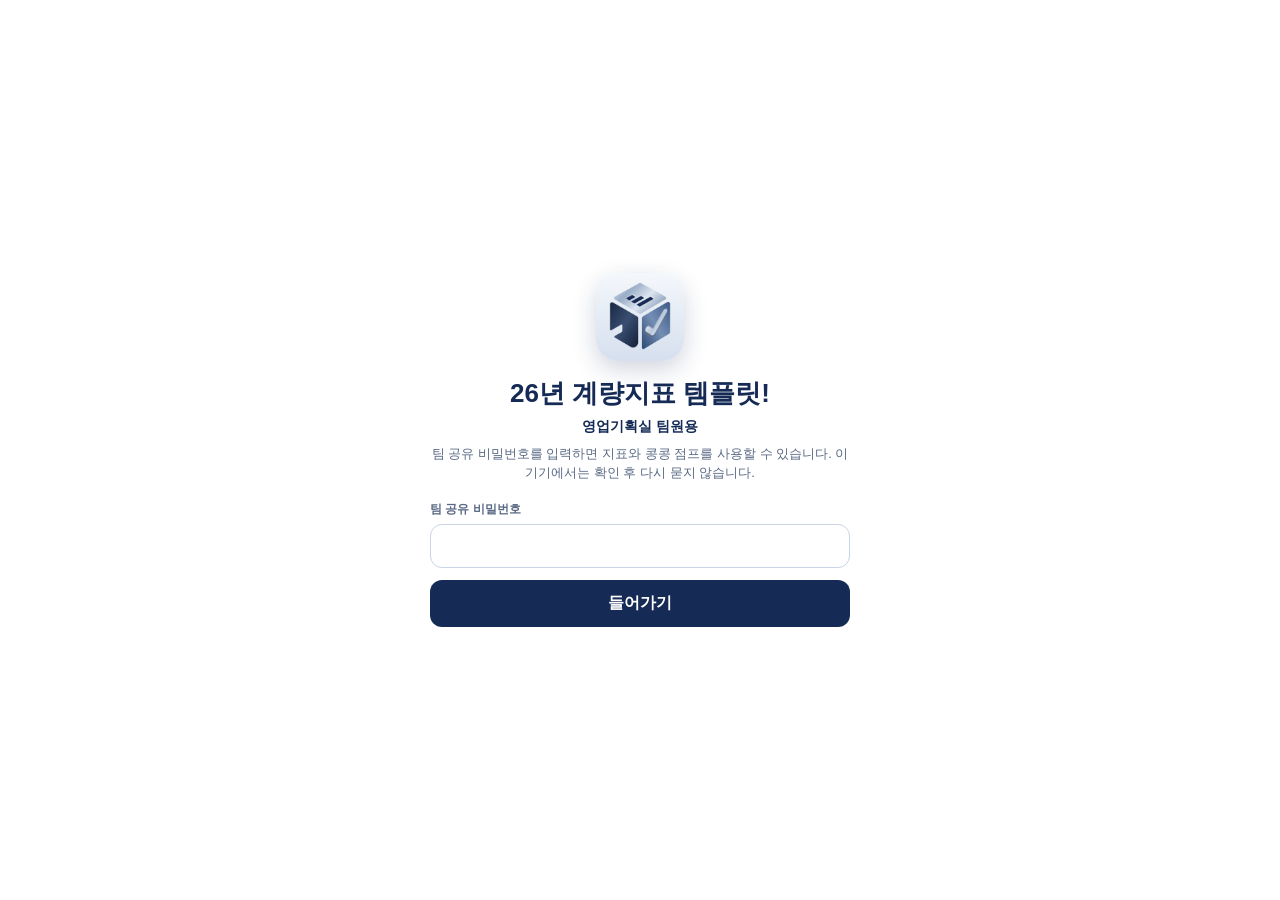
<file: index.html>
<!doctype html><html lang="ko"><head><meta charset="utf-8">
<meta name="viewport" content="width=device-width,initial-scale=1,viewport-fit=cover">
<meta name="robots" content="noindex,nofollow,noarchive">
<title>26년 계량지표 템플릿!</title><meta name="theme-color" content="#152a55">
<meta name="apple-mobile-web-app-capable" content="yes"><meta name="mobile-web-app-capable" content="yes">
<meta name="apple-mobile-web-app-title" content="26년 계량지표">
<link rel="manifest" href="manifest.json"><link rel="icon" href="app/icons/favicon.ico" sizes="any">
<link rel="apple-touch-icon" sizes="180x180" href="app/icons/apple-touch-icon-180.png">
<link rel="stylesheet" href="core/launcher.css"><link rel="stylesheet" href="core/gate.css"><style>:root{--theme:#152a55;--fade:400ms}html.j3-known #gate{display:none!important}</style>
<script>window.J3_GATE_SHELL=true;(function(){var KEY='j3-team-gate:kpi-template-2026',DIGEST='ae9e5d4839bba068f47d9a4a7a4888118b18b8f2d5b9216ec26909a19f258cdd';try{var a=localStorage.getItem(KEY),b=sessionStorage.getItem(KEY);if(a===DIGEST||b===DIGEST)document.documentElement.classList.add('j3-known')}catch(e){}})();</script>
</head><body>
<div id="main" class="layer" aria-hidden="true"><iframe id="mainFrame" title="26년 계량지표 템플릿!"></iframe></div>
<div id="title" class="layer" aria-hidden="true"><img src="app/icons/icon-512.png" alt=""><h1>26년 계량지표 템플릿!</h1><p>2026 정부경영평가 · 계량지표 실적·득점 관리</p><div class="j3-corner" style="position:absolute;right:calc(12px + env(safe-area-inset-right,0px));bottom:calc(12px + env(safe-area-inset-bottom,0px));font-size:12px;letter-spacing:.02em;color:#5a6a85;opacity:.6;pointer-events:none">영업기획실</div></div>
<div id="splash" class="layer" aria-hidden="true"><iframe id="splashFrame" title="J³ Studio"></iframe></div>
<div id="tap" aria-label="건너뛰기"></div>
<div id="gate" class="layer on">
  <form id="gateForm" method="post" action="#gate" autocomplete="off">
    <img src="app/icons/icon-512.png" alt="">
    <h1>26년 계량지표 템플릿!</h1>
    <p class="gate-team">영업기획실 팀원용</p>
    <p class="gate-help">팀 공유 비밀번호를 입력하면 지표와 콩콩 점프를 사용할 수 있습니다. 이 기기에서는 확인 후 다시 묻지 않습니다.</p>
    <label for="gatePw">팀 공유 비밀번호</label>
    <input id="gatePw" type="password" autocomplete="off" autocapitalize="off" autocorrect="off" spellcheck="false" enterkeyhint="done" required>
    <button id="gateGo" type="submit">들어가기</button>
    <p id="gateErr" role="alert" hidden></p>
  </form>
</div>
<script>window.J3_APP={"id": "kpi-template-2026", "name": "26년 계량지표 템플릿!", "main_url": "app/content/index.html", "main_mode": "iframe", "title_ms": 1500, "fade_ms": 400, "skip_splash_in_session": true};</script><script src="core/gate.js"></script><script src="core/launcher.js"></script>
</body></html>
</file>
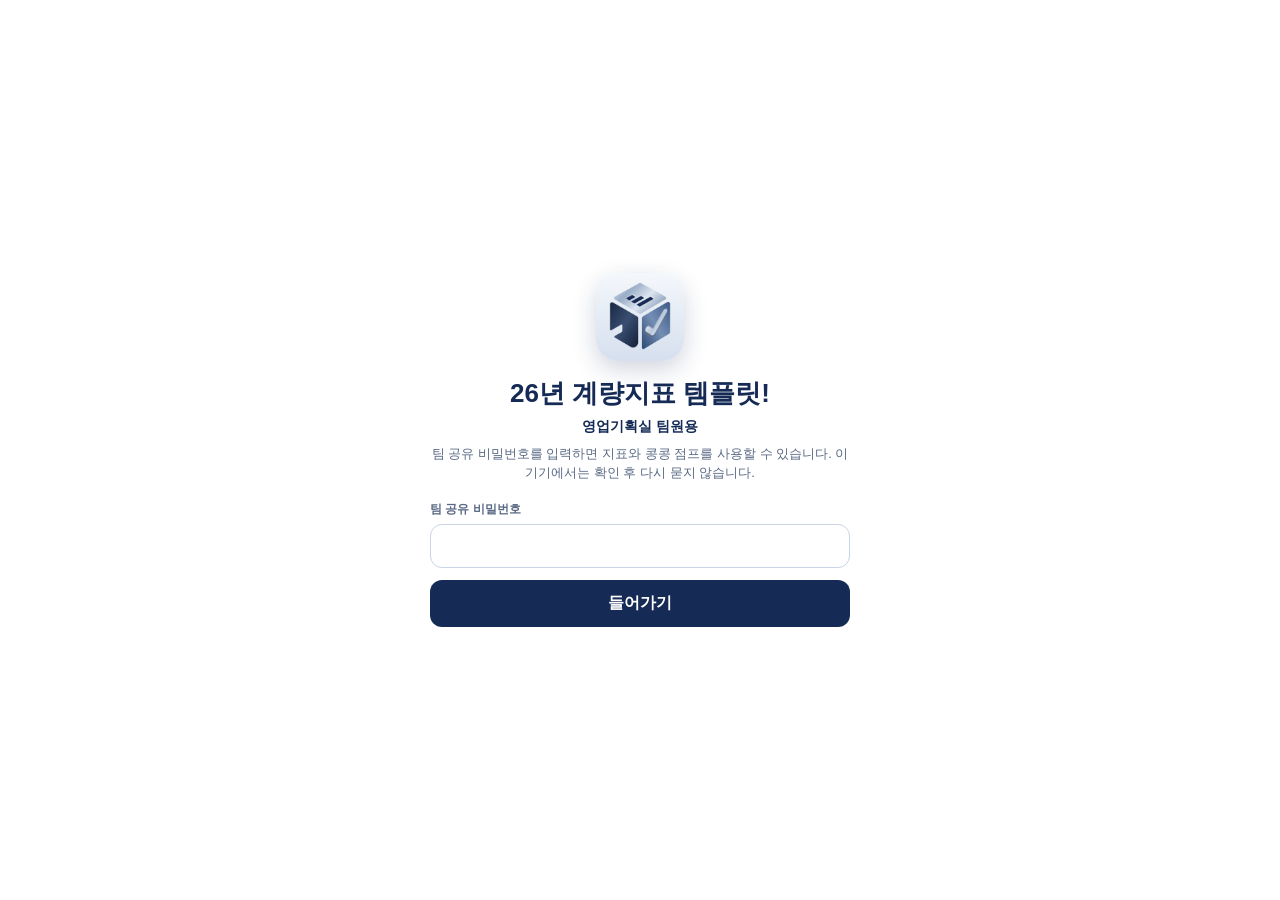
<file: app/content/index.html>
<!doctype html>
<html lang="ko"><head><meta charset="utf-8">
<meta name="viewport" content="width=device-width,initial-scale=1,viewport-fit=cover">
<meta name="robots" content="noindex,nofollow,noarchive"><meta name="color-scheme" content="light">
<style>html:not(.j3-open) body{display:none!important}</style>
<script src="../../core/gate.js"></script>
<title>26년 계량지표</title>
<link rel="stylesheet" href="app.css">
</head><body>
<div id="app">
  <header id="top"><div class="tt"><b>26년 계량지표</b><span id="topsub">2026 정부경영평가 · 전망 기준 산출</span></div><a href="../game/index.html" target="_top" class="game-entry" aria-label="콩콩 점프 미니게임 열기">콩콩 점프 ↗</a><button id="btnInfo" class="ghost" aria-label="산출 기준">ⓘ</button></header>
  <main id="view"></main>
  <nav id="tabs">
    <button data-tab="home" class="on"><i>▦</i>총괄</button>
    <button data-tab="input"><i>✎</i>실적 입력</button>
    <button data-tab="data"><i>⛁</i>저장·자료</button>
  </nav>
  <section id="drill" class="sheet" aria-hidden="true"></section>
  <div id="toast"></div>
</div>
<script src="seed.js"></script><script src="mascot.js"></script><script src="app.js"></script>
</body></html>
</file>
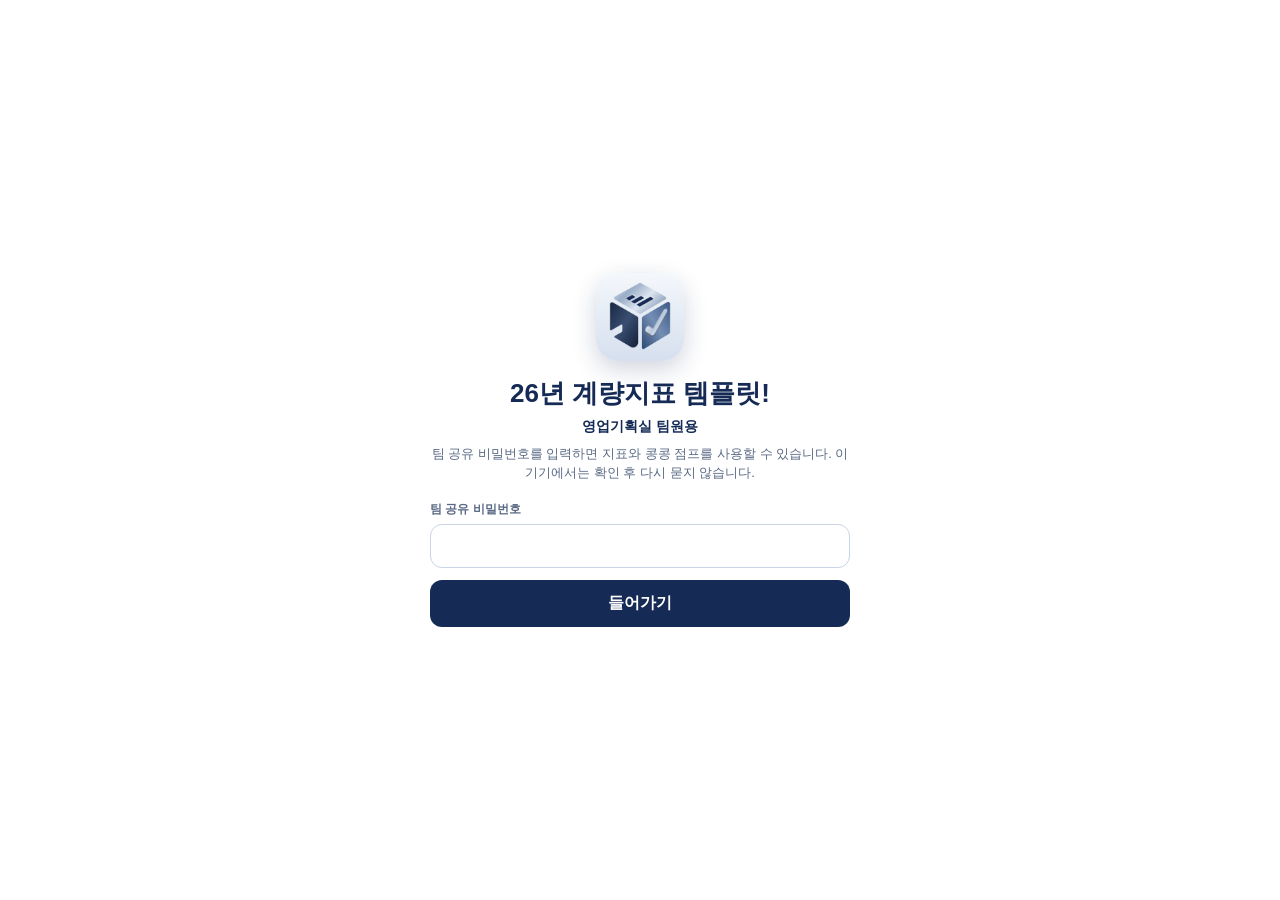
<file: app/game/index.html>
<!doctype html><html lang="ko"><head><meta charset="utf-8"><meta name="viewport" content="width=device-width,initial-scale=1,viewport-fit=cover"><meta name="robots" content="noindex,nofollow,noarchive"><meta name="theme-color" content="#173956"><style>html:not(.j3-open) body{display:none!important}</style><script src="../../core/gate.js"></script><title>콩콩 점프 · 냥콩의 기차 여행</title><link rel="icon" href="../icons/favicon.ico"><link rel="stylesheet" href="game.css"></head><body>
<header><a href="../../index.html" target="_top" aria-label="계량지표 총괄로 돌아가기">‹ 총괄</a><b>콩콩 점프 <small>냥콩의 기차 여행</small></b><button id="pause" aria-label="일시정지" disabled>Ⅱ</button></header>
<div class="level-strip"><div><span>LEVEL</span> <b id="level">01</b><small>/ 10</small></div><span id="best-level">최고 Lv.0</span><div id="time" class="timer">30초</div></div>
<div class="hud"><div><small>누적 운행㎞</small><b id="distance">0 <em>㎞</em></b></div><div><small>나의 최고</small><b id="best">0 <em>㎞</em></b></div><div class="run-status"><span id="hearts" aria-label="기회 3번">♥ ♥ ♥</span><small>기회 3번</small></div></div>
<main id="arena" aria-label="콩콩 점프 게임 화면"><canvas id="scene" tabindex="0" role="img" aria-label="화면을 누르거나 스페이스 키로 장애물을 뛰어넘으세요">Canvas를 지원하는 브라우저가 필요합니다.</canvas><div class="journey"><i id="progress"></i></div><div id="tap-hint">화면 어디든 톡! 점프</div>
<section id="overlay" aria-labelledby="panel-title"><div class="panel"><div class="eyebrow" id="eyebrow">10개의 레벨, 한 칸씩 앞으로</div><h1 id="panel-title">콩콩 <span>점프</span></h1><div id="level-path" class="level-path" aria-label="10개 레벨 진행"></div><img id="panel-art" src="../content/mascot/kpi_mascot_high.png" alt="기대에 찬 냥콩" width="130" height="130"><p id="panel-copy">레벨마다 30초, 점점 빨라져요.<br>냥콩과 열 번째 역까지 달려요!</p><div id="result" hidden></div><button id="action" class="primary">여행 시작 <span>→</span></button><small id="panel-note">레벨 1–10 · 각 30초 · 레벨마다 기회 3번</small></div></section>
</main><footer>게임 속 가상 거리예요 · KPI 실적과 점수에는 영향 없음</footer><div id="announce" class="sr-only" role="status" aria-live="polite"></div><script src="engine.js"></script><script src="game.js"></script></body></html>
</file>
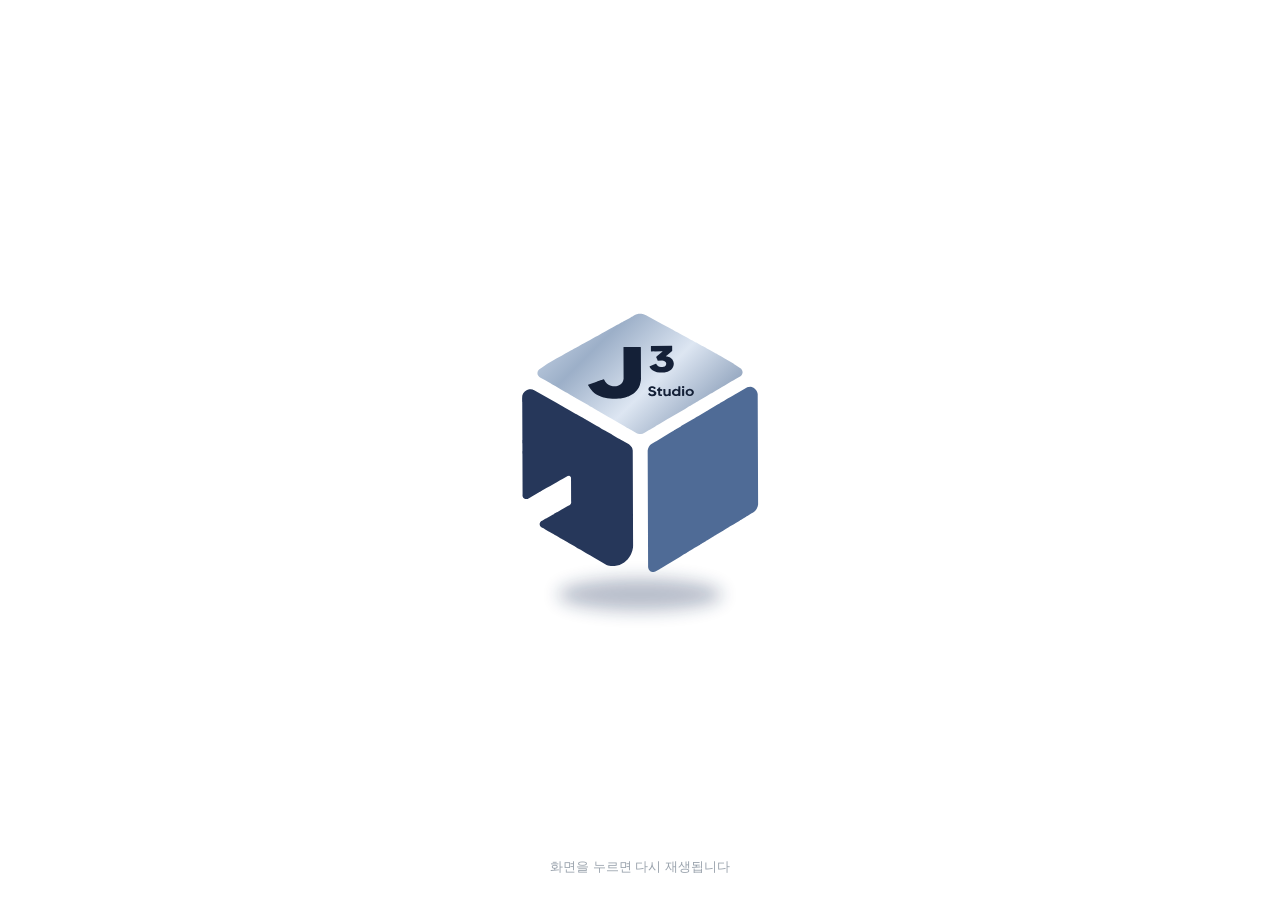
<file: core/j3_splash.html>
<!doctype html><html lang="ko"><head><meta charset="utf-8"><meta name="viewport" content="width=device-width,initial-scale=1,viewport-fit=cover"><meta name="robots" content="noindex,nofollow,noarchive"><title>J³ Studio 시작 화면 — 회전 정착 + 빛줄기 (블루 스틸)</title>
<style>
html,body{margin:0;height:100%;background:#fff;overflow:hidden;-webkit-tap-highlight-color:transparent;user-select:none;-webkit-user-select:none}
#stage{position:fixed;inset:0;background:#fff;touch-action:manipulation;cursor:pointer}
#svg{position:absolute;inset:0;width:100%;height:100%;display:block}
#band{transform:translateX(-600px)}
#stage.shine #band{animation:sweep 1s cubic-bezier(.45,0,.25,1) .1s both}
@keyframes sweep{from{transform:translateX(150px)}to{transform:translateX(1150px)}}
.hint{position:fixed;left:0;right:0;bottom:24px;text-align:center;font:13px -apple-system,"Malgun Gothic",sans-serif;color:#9aa3ad;z-index:10;pointer-events:none}
</style></head><body>
<div id="stage" aria-label="J³ Studio 시작 화면" role="img">
<svg id="svg" xmlns="http://www.w3.org/2000/svg" preserveAspectRatio="xMidYMid meet">
<defs><filter id="blur" x="-30%" y="-300%" width="160%" height="700%"><feGaussianBlur stdDeviation="22"/></filter><linearGradient id="bandg" x1="0" x2="1" y1="0" y2="0"><stop offset="0" stop-color="#fff" stop-opacity="0"/><stop offset=".5" stop-color="#fff" stop-opacity=".85"/><stop offset="1" stop-color="#fff" stop-opacity="0"/></linearGradient><linearGradient id="gl" x1="0" y1="0" x2="1" y2="1"><stop offset="0" stop-color="#1b2a44"/><stop offset="0.5" stop-color="#3a4f72"/><stop offset="1" stop-color="#15213a"/></linearGradient><linearGradient id="gt" x1="0" y1="0" x2="1" y2="0.6"><stop offset="0" stop-color="#d2deee"/><stop offset="0.333" stop-color="#9cafc8"/><stop offset="0.667" stop-color="#dde6f2"/><stop offset="1" stop-color="#8fa2bc"/></linearGradient><linearGradient id="gr" x1="1" y1="0" x2="0" y2="1"><stop offset="0" stop-color="#3d5a86"/><stop offset="0.5" stop-color="#7590b6"/><stop offset="1" stop-color="#2f4a73"/></linearGradient><clipPath id="cubeclip"></clipPath></defs>
<ellipse id="shadow" cx="627" cy="1005" rx="215" ry="42" fill="#152a55" filter="url(#blur)" opacity="0"  />
<g id="world">
<g id="fTop"><path id="pTop" d="M361.8 418.5 L360.0 422.2 L359.8 427.5 L360.8 430.2 L362.0 432.2 L364.8 435.0 L367.8 437.0 L383.8 446.0 L384.5 446.8 L393.8 452.0 L397.5 454.5 L406.2 459.2 L416.8 465.8 L420.0 467.2 L433.5 475.5 L436.8 477.0 L446.0 482.5 L446.8 483.2 L447.2 483.2 L452.0 486.0 L454.5 487.8 L455.5 488.0 L456.2 488.8 L457.2 489.0 L462.8 492.5 L492.0 509.2 L494.5 511.0 L495.0 511.0 L496.2 512.0 L502.0 515.0 L506.0 517.8 L516.8 524.0 L519.5 525.2 L524.8 528.8 L528.2 530.5 L544.8 540.5 L552.2 544.5 L570.0 555.2 L587.0 564.8 L592.8 568.5 L597.2 570.8 L601.5 573.5 L604.2 574.8 L610.8 578.8 L611.2 578.8 L612.5 579.8 L613.0 579.8 L618.5 583.2 L621.8 584.8 L625.5 585.5 L630.0 585.5 L634.0 584.5 L640.2 581.2 L650.8 575.0 L654.0 573.5 L654.8 572.8 L666.2 566.2 L671.5 562.8 L672.0 562.8 L676.8 559.8 L679.0 558.8 L701.5 545.2 L702.0 545.2 L717.8 535.8 L745.2 520.0 L755.8 513.5 L758.0 512.5 L768.5 506.0 L771.2 504.8 L775.0 502.2 L778.0 500.8 L778.8 500.0 L779.2 500.0 L780.5 499.0 L793.2 491.8 L796.5 489.5 L798.0 489.0 L798.8 488.2 L803.2 486.0 L812.5 480.2 L816.0 478.5 L824.2 473.5 L825.2 473.2 L829.8 470.2 L839.8 464.8 L840.5 464.0 L843.2 462.8 L844.0 462.0 L848.2 459.8 L849.5 458.8 L850.0 458.8 L865.8 449.2 L872.2 445.8 L877.5 442.2 L890.2 435.0 L891.8 433.8 L893.8 431.2 L895.0 428.8 L895.8 425.0 L895.0 420.8 L894.0 418.8 L892.0 416.0 L890.0 414.2 L876.2 405.0 L873.8 403.8 L872.0 402.2 L848.0 387.8 L847.5 387.8 L845.0 386.0 L840.5 383.8 L836.2 381.0 L835.2 380.8 L827.0 375.8 L824.5 374.8 L823.8 374.0 L820.5 372.5 L809.0 365.8 L802.5 362.5 L800.0 360.8 L791.5 356.0 L790.5 355.8 L785.2 352.5 L784.8 352.5 L775.2 347.0 L774.2 346.8 L773.0 345.8 L772.5 345.8 L764.0 340.8 L761.5 339.8 L753.2 334.8 L745.8 331.0 L737.2 326.0 L730.2 322.5 L727.2 320.5 L719.8 316.8 L713.0 312.8 L712.5 312.8 L711.2 311.8 L704.2 308.2 L698.0 304.5 L685.5 298.0 L644.0 275.0 L637.5 272.2 L632.2 271.2 L624.5 271.2 L617.8 273.0 L613.5 275.0 L607.5 278.8 L606.5 279.0 L602.0 281.8 L583.2 291.8 L582.0 292.8 L580.5 293.2 L571.0 298.8 L568.5 299.8 L556.2 306.8 L549.8 310.0 L536.2 317.8 L529.8 321.0 L527.5 322.5 L526.5 322.8 L518.0 327.8 L512.0 330.8 L495.2 340.2 L493.8 340.8 L478.0 349.8 L477.5 349.8 L469.8 354.0 L468.0 355.2 L462.8 357.8 L462.0 358.5 L455.2 362.0 L451.2 364.5 L448.2 365.8 L440.2 370.5 L438.8 371.0 L434.2 373.8 L433.8 373.8 L423.2 379.8 L416.8 383.0 L410.5 386.8 L405.8 389.0 L405.0 389.8 L385.8 401.0 L369.0 412.2 L367.8 412.8 L364.8 415.0Z" fill="url(#gt)"/><g id="gJ"><path d="M629.5 358.0 L585.2 357.8 L584.8 358.2 L584.8 441.0 L584.0 444.8 L582.8 448.2 L581.0 451.2 L578.0 454.5 L575.2 456.5 L570.0 459.0 L565.5 460.0 L559.8 460.2 L559.5 460.0 L556.5 460.0 L551.5 459.0 L546.5 457.0 L541.5 453.5 L537.0 448.5 L533.8 442.5 L533.2 442.0 L532.0 442.0 L531.5 442.5 L530.5 442.5 L527.5 443.8 L526.0 444.0 L521.0 446.0 L516.5 447.2 L515.2 448.0 L513.8 448.2 L509.5 450.0 L508.8 450.0 L491.8 456.0 L492.2 457.8 L493.0 458.5 L497.0 465.2 L503.8 473.5 L508.8 478.0 L512.5 480.8 L517.5 483.8 L526.5 487.8 L532.0 489.2 L532.8 489.8 L542.0 491.8 L555.2 492.8 L555.5 493.0 L565.0 493.0 L565.2 492.8 L572.5 492.5 L574.8 492.0 L577.0 492.0 L589.0 489.5 L590.5 488.8 L594.2 487.8 L595.5 487.0 L597.0 486.8 L603.0 484.0 L610.0 479.8 L614.0 476.5 L620.0 470.2 L624.5 463.5 L626.5 459.0 L627.8 455.2 L627.8 454.2 L628.8 452.0 L628.8 450.8 L630.0 445.5 L630.0 442.8 L630.5 440.8 L630.2 439.8 L630.2 359.8 L630.0 358.5Z" fill="#142037"/></g><g id="gStudio"><path d="M742.0 468.0 L738.0 468.2 L737.5 469.0 L737.8 469.2 L737.5 469.5 L737.8 469.8 L737.5 471.0 L737.5 485.5 L738.2 486.2 L739.8 486.0 L742.2 486.2 L743.0 485.5 L743.0 475.5 L742.8 475.2 L743.0 471.2 L742.8 471.0 L742.8 468.5Z M688.5 468.5 L688.8 480.8 L689.2 482.8 L691.0 485.0 L692.5 486.0 L694.5 486.5 L699.0 486.2 L700.2 485.8 L701.0 485.0 L701.8 485.0 L703.0 486.2 L704.2 486.0 L707.0 486.2 L707.8 485.2 L707.8 475.5 L707.5 475.2 L707.5 468.8 L707.0 468.2 L704.2 468.2 L704.0 468.0 L702.5 468.2 L702.2 479.2 L702.0 480.0 L700.2 481.8 L698.5 482.2 L696.0 482.0 L694.0 480.0 L693.8 479.2 L694.0 469.0 L693.2 468.0 L689.2 468.0Z M756.8 467.5 L752.8 468.5 L751.2 469.2 L748.5 471.5 L746.8 475.5 L746.8 479.2 L748.0 482.0 L749.5 483.8 L751.5 485.2 L755.8 486.5 L759.2 486.5 L763.5 485.0 L766.2 482.8 L768.0 479.2 L768.2 476.2 L767.8 474.0 L767.0 472.5 L764.8 470.0 L761.0 468.0Z M753.8 473.0 L756.2 472.0 L758.2 472.0 L760.5 473.0 L762.5 475.2 L763.0 476.8 L762.8 478.8 L762.0 480.0 L760.8 481.2 L758.5 482.2 L756.5 482.2 L753.5 481.0 L752.0 479.0 L751.8 475.8Z M679.2 463.5 L678.0 464.2 L675.8 464.8 L675.2 465.2 L675.2 467.2 L674.8 468.0 L672.0 468.5 L671.8 471.2 L672.5 472.5 L673.0 472.8 L674.2 472.5 L675.2 473.5 L675.0 475.2 L675.2 481.0 L675.0 481.2 L675.5 483.2 L676.2 484.5 L679.8 486.2 L684.2 486.2 L685.0 485.5 L685.0 482.5 L684.5 482.0 L681.5 482.0 L680.8 481.2 L680.2 480.0 L680.2 476.0 L680.5 475.8 L680.2 473.8 L681.2 472.5 L683.0 472.8 L685.0 472.5 L685.5 471.8 L685.5 468.5 L684.2 468.0 L683.8 468.2 L681.0 468.0 L680.2 467.2 L680.5 464.0 L680.2 463.5Z M732.2 460.8 L728.0 461.0 L727.8 461.5 L727.8 466.8 L727.5 467.0 L728.0 468.5 L727.2 469.5 L726.5 469.5 L723.2 467.8 L719.5 467.5 L715.8 469.0 L713.0 471.5 L711.8 473.8 L711.2 475.5 L711.2 479.5 L712.5 482.2 L714.5 484.2 L717.0 485.8 L719.5 486.5 L722.8 486.5 L725.5 485.8 L726.5 485.0 L727.5 485.0 L728.2 486.0 L729.0 486.2 L730.0 486.0 L732.2 486.2 L733.0 485.8 L733.0 462.8 L732.8 462.5 L733.0 461.5Z M719.8 472.5 L721.2 472.0 L724.0 472.2 L725.8 473.2 L727.5 475.5 L727.5 478.8 L727.0 479.8 L725.5 481.2 L724.0 482.0 L720.5 482.0 L718.8 481.2 L717.2 479.8 L716.5 477.2 L716.8 475.8 L717.2 474.8Z M655.0 461.0 L652.5 462.2 L650.5 464.5 L649.5 467.5 L650.0 470.2 L651.2 472.2 L653.8 474.0 L662.2 476.5 L664.0 478.0 L664.2 479.8 L662.0 481.8 L658.0 481.8 L655.8 481.0 L654.2 480.0 L653.2 478.5 L652.8 478.5 L649.2 480.2 L648.8 481.5 L651.8 484.8 L655.2 486.2 L658.8 486.8 L664.8 486.0 L667.2 484.8 L669.5 482.2 L670.2 480.2 L670.2 477.8 L669.8 476.2 L668.8 474.8 L666.2 472.8 L664.5 472.0 L657.2 470.2 L655.8 469.2 L655.2 467.8 L655.5 467.0 L656.8 465.8 L657.8 465.2 L660.5 465.0 L662.2 465.8 L664.5 468.0 L665.8 468.0 L668.0 466.5 L669.0 465.2 L666.2 462.5 L663.8 461.2 L660.5 460.5 L657.2 460.5Z M738.0 461.0 L737.2 462.5 L737.2 464.0 L738.5 465.5 L741.2 465.8 L742.8 464.8 L743.5 463.0 L743.0 461.5 L741.2 460.2 L739.5 460.2Z" fill="#142037"/></g><g id="gThree"><path d="M657.0 355.2 L656.5 355.8 L656.5 369.2 L657.0 369.5 L665.2 369.2 L665.5 369.5 L686.2 369.5 L686.8 370.2 L671.8 382.5 L670.2 384.0 L670.2 385.0 L673.5 392.2 L673.8 393.5 L674.2 393.8 L685.8 393.5 L691.2 394.8 L692.5 395.8 L693.0 395.8 L695.2 398.2 L696.2 400.8 L696.2 403.2 L695.0 406.2 L692.2 408.8 L690.2 409.8 L688.2 410.0 L687.2 410.5 L682.5 410.5 L678.5 409.8 L675.5 408.2 L672.0 405.0 L670.8 403.2 L670.8 402.8 L669.8 401.8 L669.0 401.8 L653.5 408.0 L652.8 408.8 L652.8 409.5 L654.2 412.2 L656.5 415.2 L660.5 418.8 L665.5 421.5 L672.0 423.8 L679.0 425.0 L688.2 425.0 L688.5 424.8 L691.8 424.8 L696.8 423.8 L700.0 422.8 L704.8 420.5 L709.0 417.5 L712.8 413.2 L715.2 407.8 L716.0 403.2 L716.0 400.8 L715.0 395.8 L712.5 391.0 L709.0 387.5 L705.5 385.2 L703.2 384.2 L699.2 383.0 L696.8 383.0 L696.0 382.2 L697.5 380.5 L699.5 379.2 L711.8 369.0 L712.0 368.2 L712.0 355.8 L711.5 355.2Z" fill="#142037"/></g></g>
<g id="fRight"><path d="M924.2 465.5 L921.0 464.0 L917.5 463.0 L910.2 463.2 L907.8 464.0 L879.8 480.0 L877.2 481.8 L870.8 485.2 L864.0 489.5 L856.5 493.5 L850.2 497.5 L848.5 498.2 L839.0 504.0 L838.5 504.0 L835.2 506.2 L828.8 509.8 L818.2 516.2 L808.2 521.8 L802.2 525.5 L801.8 525.5 L780.0 538.5 L774.8 541.2 L769.0 545.0 L763.0 548.5 L762.5 548.5 L761.2 549.5 L760.8 549.5 L755.0 553.2 L734.5 565.0 L733.8 565.8 L722.0 572.8 L719.8 573.8 L719.0 574.5 L716.0 576.0 L715.2 576.8 L714.8 576.8 L709.0 580.5 L702.5 584.0 L697.2 587.5 L690.8 591.0 L668.5 604.8 L667.5 605.0 L666.8 605.8 L659.0 610.0 L655.0 612.8 L653.0 614.8 L650.2 618.5 L648.0 623.5 L647.0 628.5 L647.0 933.2 L648.0 937.2 L649.2 940.0 L650.8 942.0 L653.5 944.2 L655.5 945.2 L658.5 946.0 L662.0 946.0 L667.5 944.2 L669.5 942.8 L678.0 938.0 L680.5 936.2 L681.0 936.2 L687.5 932.0 L696.0 927.2 L703.8 922.2 L730.0 906.8 L740.8 900.0 L746.2 897.0 L750.8 894.0 L751.2 894.0 L755.8 891.0 L756.2 891.0 L763.0 887.0 L767.8 883.8 L775.0 879.8 L779.5 876.8 L783.2 874.8 L784.0 874.0 L787.0 872.5 L789.5 870.8 L790.0 870.8 L797.8 865.8 L798.2 865.8 L799.0 865.0 L802.0 863.5 L817.8 853.8 L818.2 853.8 L820.5 852.0 L822.2 851.2 L829.5 846.8 L830.0 846.8 L830.8 846.0 L843.2 838.8 L847.2 836.0 L850.2 834.5 L857.8 829.8 L858.2 829.8 L860.5 828.0 L871.5 821.8 L875.5 819.0 L886.8 812.5 L887.5 811.8 L889.8 810.8 L895.8 806.8 L902.5 802.8 L903.0 802.8 L903.8 802.0 L908.0 799.8 L916.8 794.2 L922.0 791.5 L927.0 787.2 L931.0 782.0 L933.8 776.0 L935.0 770.5 L935.0 482.0 L933.8 477.0 L932.0 473.5 L928.2 468.5Z" fill="#345db6"/></g>
<g id="fLeft"><path d="M331.2 469.5 L326.5 472.8 L322.5 477.5 L320.5 482.0 L319.8 485.0 L319.8 488.2 L319.5 488.5 L319.5 500.0 L319.8 500.2 L319.8 599.5 L319.5 599.8 L319.5 608.0 L319.8 608.2 L319.8 628.8 L319.5 629.0 L319.5 634.8 L319.8 635.0 L319.8 742.0 L319.5 743.5 L319.8 744.8 L319.5 745.0 L319.8 747.0 L321.0 750.0 L323.0 752.2 L326.2 754.0 L331.2 754.2 L333.0 753.8 L361.8 737.0 L362.2 737.0 L363.5 736.0 L365.8 735.0 L373.8 730.2 L374.2 730.2 L382.0 725.5 L392.2 720.0 L406.8 711.5 L408.2 711.0 L417.8 705.2 L424.2 702.0 L437.8 694.0 L441.5 693.8 L443.2 694.2 L445.8 696.8 L446.5 698.8 L446.5 760.5 L446.8 763.0 L446.2 765.5 L445.5 767.2 L443.2 769.8 L436.5 773.2 L424.2 780.5 L422.8 781.0 L411.0 788.0 L410.5 788.0 L409.8 788.8 L408.8 789.0 L401.8 793.0 L401.0 793.8 L396.5 796.0 L395.8 796.8 L394.8 797.0 L381.0 805.0 L380.5 805.0 L379.2 806.0 L378.8 806.0 L372.0 810.0 L371.5 810.0 L369.0 811.8 L368.5 811.8 L366.0 814.0 L365.0 815.8 L364.2 818.2 L364.2 821.0 L364.8 823.2 L365.8 825.2 L367.0 826.8 L369.5 828.5 L374.2 830.8 L378.8 833.8 L387.5 838.8 L388.0 838.8 L397.2 844.5 L400.0 845.8 L402.5 847.5 L404.0 848.0 L404.8 848.8 L405.2 848.8 L407.8 850.5 L414.2 854.0 L418.0 856.5 L421.0 858.0 L421.8 858.8 L428.0 862.0 L428.8 862.8 L434.8 866.0 L435.5 866.8 L436.0 866.8 L439.8 869.2 L455.2 878.0 L462.8 882.8 L471.0 887.2 L485.5 896.0 L486.0 896.0 L486.8 896.8 L496.5 902.2 L504.0 907.0 L538.5 927.0 L542.2 928.2 L549.5 929.8 L559.8 930.0 L569.2 928.2 L572.8 927.0 L574.5 926.0 L575.2 926.0 L581.0 923.0 L584.5 920.8 L589.0 917.0 L594.0 912.0 L599.5 904.5 L602.5 899.0 L604.5 894.2 L606.5 888.0 L606.8 885.5 L607.8 882.0 L607.8 878.8 L608.0 878.5 L608.0 628.2 L606.8 622.5 L605.5 620.0 L602.2 615.5 L598.2 612.0 L574.8 598.8 L574.0 598.0 L569.5 595.8 L556.5 588.0 L555.5 587.8 L551.8 585.2 L539.8 578.5 L537.8 577.0 L527.5 571.5 L520.0 566.8 L513.5 563.2 L489.0 548.8 L488.5 548.8 L486.0 547.0 L483.0 545.5 L482.2 544.8 L477.0 541.8 L476.5 541.8 L466.0 535.5 L465.5 535.5 L463.0 533.8 L458.5 531.5 L443.0 522.2 L430.2 515.2 L426.0 512.5 L416.8 507.5 L410.2 503.5 L350.0 469.2 L348.8 469.0 L347.5 468.2 L345.0 468.0 L343.8 467.5 L338.2 467.5 L334.2 468.2Z" fill="#152a55"/></g>
<g id="fBRight"><path d="M924.2 465.5 L921.0 464.0 L917.5 463.0 L910.2 463.2 L907.8 464.0 L879.8 480.0 L877.2 481.8 L870.8 485.2 L864.0 489.5 L856.5 493.5 L850.2 497.5 L848.5 498.2 L839.0 504.0 L838.5 504.0 L835.2 506.2 L828.8 509.8 L818.2 516.2 L808.2 521.8 L802.2 525.5 L801.8 525.5 L780.0 538.5 L774.8 541.2 L769.0 545.0 L763.0 548.5 L762.5 548.5 L761.2 549.5 L760.8 549.5 L755.0 553.2 L734.5 565.0 L733.8 565.8 L722.0 572.8 L719.8 573.8 L719.0 574.5 L716.0 576.0 L715.2 576.8 L714.8 576.8 L709.0 580.5 L702.5 584.0 L697.2 587.5 L690.8 591.0 L668.5 604.8 L667.5 605.0 L666.8 605.8 L659.0 610.0 L655.0 612.8 L653.0 614.8 L650.2 618.5 L648.0 623.5 L647.0 628.5 L647.0 933.2 L648.0 937.2 L649.2 940.0 L650.8 942.0 L653.5 944.2 L655.5 945.2 L658.5 946.0 L662.0 946.0 L667.5 944.2 L669.5 942.8 L678.0 938.0 L680.5 936.2 L681.0 936.2 L687.5 932.0 L696.0 927.2 L703.8 922.2 L730.0 906.8 L740.8 900.0 L746.2 897.0 L750.8 894.0 L751.2 894.0 L755.8 891.0 L756.2 891.0 L763.0 887.0 L767.8 883.8 L775.0 879.8 L779.5 876.8 L783.2 874.8 L784.0 874.0 L787.0 872.5 L789.5 870.8 L790.0 870.8 L797.8 865.8 L798.2 865.8 L799.0 865.0 L802.0 863.5 L817.8 853.8 L818.2 853.8 L820.5 852.0 L822.2 851.2 L829.5 846.8 L830.0 846.8 L830.8 846.0 L843.2 838.8 L847.2 836.0 L850.2 834.5 L857.8 829.8 L858.2 829.8 L860.5 828.0 L871.5 821.8 L875.5 819.0 L886.8 812.5 L887.5 811.8 L889.8 810.8 L895.8 806.8 L902.5 802.8 L903.0 802.8 L903.8 802.0 L908.0 799.8 L916.8 794.2 L922.0 791.5 L927.0 787.2 L931.0 782.0 L933.8 776.0 L935.0 770.5 L935.0 482.0 L933.8 477.0 L932.0 473.5 L928.2 468.5Z" fill="#345db6"/></g>
<g id="fBLeft"><path d="M331.2 469.5 L326.5 472.8 L322.5 477.5 L320.5 482.0 L319.8 485.0 L319.8 488.2 L319.5 488.5 L319.5 500.0 L319.8 500.2 L319.8 599.5 L319.5 599.8 L319.5 608.0 L319.8 608.2 L319.8 628.8 L319.5 629.0 L319.5 634.8 L319.8 635.0 L319.8 742.0 L319.5 743.5 L319.8 744.8 L319.5 745.0 L319.8 747.0 L321.0 750.0 L323.0 752.2 L326.2 754.0 L331.2 754.2 L333.0 753.8 L361.8 737.0 L362.2 737.0 L363.5 736.0 L365.8 735.0 L373.8 730.2 L374.2 730.2 L382.0 725.5 L392.2 720.0 L406.8 711.5 L408.2 711.0 L417.8 705.2 L424.2 702.0 L437.8 694.0 L441.5 693.8 L443.2 694.2 L445.8 696.8 L446.5 698.8 L446.5 760.5 L446.8 763.0 L446.2 765.5 L445.5 767.2 L443.2 769.8 L436.5 773.2 L424.2 780.5 L422.8 781.0 L411.0 788.0 L410.5 788.0 L409.8 788.8 L408.8 789.0 L401.8 793.0 L401.0 793.8 L396.5 796.0 L395.8 796.8 L394.8 797.0 L381.0 805.0 L380.5 805.0 L379.2 806.0 L378.8 806.0 L372.0 810.0 L371.5 810.0 L369.0 811.8 L368.5 811.8 L366.0 814.0 L365.0 815.8 L364.2 818.2 L364.2 821.0 L364.8 823.2 L365.8 825.2 L367.0 826.8 L369.5 828.5 L374.2 830.8 L378.8 833.8 L387.5 838.8 L388.0 838.8 L397.2 844.5 L400.0 845.8 L402.5 847.5 L404.0 848.0 L404.8 848.8 L405.2 848.8 L407.8 850.5 L414.2 854.0 L418.0 856.5 L421.0 858.0 L421.8 858.8 L428.0 862.0 L428.8 862.8 L434.8 866.0 L435.5 866.8 L436.0 866.8 L439.8 869.2 L455.2 878.0 L462.8 882.8 L471.0 887.2 L485.5 896.0 L486.0 896.0 L486.8 896.8 L496.5 902.2 L504.0 907.0 L538.5 927.0 L542.2 928.2 L549.5 929.8 L559.8 930.0 L569.2 928.2 L572.8 927.0 L574.5 926.0 L575.2 926.0 L581.0 923.0 L584.5 920.8 L589.0 917.0 L594.0 912.0 L599.5 904.5 L602.5 899.0 L604.5 894.2 L606.5 888.0 L606.8 885.5 L607.8 882.0 L607.8 878.8 L608.0 878.5 L608.0 628.2 L606.8 622.5 L605.5 620.0 L602.2 615.5 L598.2 612.0 L574.8 598.8 L574.0 598.0 L569.5 595.8 L556.5 588.0 L555.5 587.8 L551.8 585.2 L539.8 578.5 L537.8 577.0 L527.5 571.5 L520.0 566.8 L513.5 563.2 L489.0 548.8 L488.5 548.8 L486.0 547.0 L483.0 545.5 L482.2 544.8 L477.0 541.8 L476.5 541.8 L466.0 535.5 L465.5 535.5 L463.0 533.8 L458.5 531.5 L443.0 522.2 L430.2 515.2 L426.0 512.5 L416.8 507.5 L410.2 503.5 L350.0 469.2 L348.8 469.0 L347.5 468.2 L345.0 468.0 L343.8 467.5 L338.2 467.5 L334.2 468.2Z" fill="#152a55"/></g>

</g>
<g id="shine" clip-path="url(#cubeclip)" style="display:none"><g transform="rotate(-28 627 600)"><rect id="band" x="0" y="-200" width="190" height="1600" fill="url(#bandg)"/></g></g></svg></div>
<div class="hint">화면을 누르면 다시 재생됩니다</div>
<script>

const DUR=1600;
const SIDES=[ // body faces: art, rot180?, outward normal in body coords
 {id:'fRight',k:'right',r:false,n:[1,0,0]},{id:'fLeft',k:'left',r:false,n:[0,1,0]},
 {id:'fBRight',k:'right',r:true,n:[-1,0,0]},{id:'fBLeft',k:'left',r:true,n:[0,-1,0]}];
const LIGHT=(()=>{const l=[.5,-.25,.8],m=Math.hypot(...l);return l.map(v=>v/m)})();
const gshade=n=>.55+.45*(n[0]*LIGHT[0]+n[1]*LIGHT[1]+n[2]*LIGHT[2]);
const BASE={right:'#4f6b96',left:'#26375a'};
const FINAL={right:'url(#gr)',left:'url(#gl)'};
const NFINAL={right:[1,0,0],left:[0,1,0]};
function hex(c){return[1,3,5].map(i=>parseInt(c.substr(i,2),16))}
function shade(c,f){return'rgb('+hex(c).map(v=>Math.round(clamp(v*f,0,255))).join(',')+')'}
function SETUP_(){}
function render(t){
 const fin=t>=DUR,w=$('world');
 // spin: half turn, mild overshoot, settles on the front iso angle
 const us=seg(t,0,1150),psi=-Math.PI*(1-eOutBack(1-Math.pow(1-us,1.9),1.1));
 // drop with a tiny bounce, tilt (roll) settling
 const H=Math.min(VB.h*.5,520)+120;
 let drop;
 const ud=seg(t,0,720);
 if(t<720)drop=-H*(1-ud*ud);else{const ub=seg(t,720,1000);drop=-24*Math.sin(Math.PI*ub)*(1-ub)}
 const roll=(1-eOutBack(seg(t,0,1250),1.6))*12;
 const sc=.9+.1*eOutCubic(seg(t,0,720));
 const squ=Math.sin(Math.PI*seg(t,700,860))*.025;
 const cz=Math.cos(psi),sz=Math.sin(psi);
 const T3=p=>{const x=p[0]-.5,y=p[1]-.5;return[.5+x*cz-y*sz,.5+x*sz+y*cz,p[2]]};
 const R=n=>[n[0]*cz-n[1]*sz,n[0]*sz+n[1]*cz,n[2]];
 if(fin)w.removeAttribute('transform');
 else w.setAttribute('transform',`translate(0 ${drop}) translate(${C[0]} ${C[1]}) rotate(${roll}) scale(${sc*(1+squ*.5)} ${sc*(1-squ)}) translate(${-C[0]} ${-C[1]})`);
 const top=$('fTop');
 if(fin)top.removeAttribute('transform');else top.setAttribute('transform',affine(FACE.top,T3));
 for(const s of SIDES){
  const el=$(s.id),n=R(s.n);
  const vis=fin?(!s.r):(n[0]+n[1]+n[2]>.0005);
  el.style.display=vis?'':'none';
  if(!vis)continue;
  if(fin){el.removeAttribute('transform');el.firstChild.setAttribute('fill',FINAL[s.k]);continue}
  el.setAttribute('transform',affine(FACE[s.k],T3,s.r));
  el.firstChild.setAttribute('fill',shade(BASE[s.k],gshade(n)/gshade(NFINAL[s.k])));
 }
 // soft shadow: lands with the cube, then fades so the last frame is exactly the logo
 const sh=$('shadow');
 const air=clamp(-drop/H);
 let op=.0;
 if(!fin){op=(.30*(1-air*air))*(1-seg(t,1150,1600));
   const widen=1-.35*air;sh.setAttribute('rx',215*widen);sh.setAttribute('ry',42*widen)}
 sh.setAttribute('opacity',op<0?0:op);
}

const C=[627,618],S=337,K=Math.sqrt(3)/2;
const $=id=>document.getElementById(id);
const clamp=(x,a=0,b=1)=>Math.min(b,Math.max(a,x));
const seg=(t,a,b)=>clamp((t-a)/(b-a));
const eOutCubic=u=>1-Math.pow(1-u,3);
const eInOutCubic=u=>u<.5?4*u*u*u:1-Math.pow(-2*u+2,3)/2;
const eOutBack=(u,s=1.70158)=>1+(s+1)*Math.pow(u-1,3)+s*Math.pow(u-1,2);
const smooth=u=>u*u*(3-2*u);
const proj=p=>[C[0]+S*K*(p[0]-p[1]),C[1]+S*((p[0]+p[1])/2-p[2])];
function inv(pl,q){const X=(q[0]-C[0])/S,Y=(q[1]-C[1])/S,v=pl[1];
 if(pl[0]==='z'){const d=X/K,s=2*(Y+v);return[(s+d)/2,(s-d)/2,v]}
 if(pl[0]==='x'){const y=v-X/K;return[v,y,(v+y)/2-Y]}
 const x=v+X/K;return[x,v,(x+v)/2-Y]}
/* each art face: ideal plane + the small outward "explode" offset (screen px) the logo has between faces */
const FACE={
 top:{pl:['z',1],d:[0,-22]},
 right:{pl:['x',1],d:[20,0]},
 left:{pl:['y',1],d:[-20,0]}};
function solveOff(d,pl){ // 3D offset whose projection equals screen offset d, expressed in the face plane
 const ex=[1,0,0],ey=[0,1,0],ez=[0,0,1];
 const a=Math.abs; // offsets along plane axes
 if(pl[0]==='z') return [0,0,-d[1]/S];
 if(pl[0]==='x'){const e=d[0]/(2*K*S);return[e,-e,0]}
 const e=d[0]/(2*K*S);return[e,-e,0]}
for(const k in FACE){const f=FACE[k];f.o=solveOff(f.d,f.pl);
 // check: proj(offset)-proj(0)
}
/* point on the ideal (unexploded + explode-offset) cube for logo pixel q */
function P3(f,q){const p=inv(f.pl,[q[0]-f.d[0],q[1]-f.d[1]]);return[p[0]+f.o[0],p[1]+f.o[1],p[2]+f.o[2]]}
function affine(f,T3,rot180){
 const pts=[[0,0],[1,0],[0,1]].map(q=>{let p=P3(f,q);if(rot180)p=[1-p[0],1-p[1],p[2]];return proj(T3(p))});
 const [p0,p1,p2]=pts;
 return `matrix(${p1[0]-p0[0]} ${p1[1]-p0[1]} ${p2[0]-p0[0]} ${p2[1]-p0[1]} ${p0[0]} ${p0[1]})`}
function bbCenter(id){const b=$(id).getBBox();return[b.x+b.width/2,b.y+b.height/2]}
/* viewport: logo drawn at min(96vw,480px) wide, centred, like the original */
function fit(){const vw=innerWidth,vh=innerHeight,k=Math.min(.96*vw,480)/1254;
 const svg=$('svg');svg.setAttribute('viewBox',`${627-vw/(2*k)} ${627-vh/(2*k)} ${vw/k} ${vh/k}`);
 window.VB={w:vw/k,h:vh/k}}
addEventListener('resize',()=>{fit();render(window.__t==null?DUR:window.__t)});
let raf=0,t0=0;
function loop(now){const t=now-t0;if(t>=DUR){window.__t=DUR;render(DUR);raf=0;shineOn();return}window.__t=t;render(t);raf=requestAnimationFrame(loop)}
function play(){shineOff();cancelAnimationFrame(raf);t0=performance.now();raf=requestAnimationFrame(loop)}
window.__seek=t=>{cancelAnimationFrame(raf);raf=0;window.__t=t;render(Math.min(t,DUR))};
function buildClip(){const cp=$('cubeclip');['pTop'].map(id=>$(id)).concat([$('fRight').firstChild,$('fLeft').firstChild]).forEach(p=>{const c=document.createElementNS('http://www.w3.org/2000/svg','path');c.setAttribute('d',p.getAttribute('d'));cp.appendChild(c)})}
function shineOff(){const st=$('stage');st.classList.remove('shine');$('shine').style.display='none'}
function shineOn(){const st=$('stage');$('shine').style.display='';st.classList.remove('shine');void st.offsetWidth;st.classList.add('shine')}
function init(){fit();setup&&setup();buildClip();
 if(window.__noauto){render(0);return}
 if(matchMedia('(prefers-reduced-motion: reduce)').matches){render(DUR);return}
 render(0);play()}
$('stage').addEventListener('pointerdown',e=>{e.preventDefault();play()});
document.addEventListener('keydown',play);
window.__ready=false;
const setup=SETUP_;

document.fonts&&document.fonts.ready;init();window.__ready=true;
</script></body></html>
</file>
<file: core/launcher.css>
html,body{margin:0;height:100%;overflow:hidden;background:#fff;-webkit-tap-highlight-color:transparent}
.layer{position:fixed;inset:0;overflow:hidden;opacity:0;pointer-events:none;transition:opacity var(--fade,400ms) ease}
.layer.on{opacity:1;pointer-events:auto}
#splash{background:#fff}
.layer iframe{position:absolute;inset:0;width:100%;height:100%;border:0;display:block}
#main.on{z-index:6}
#title{background:#fff;display:flex;flex-direction:column;align-items:center;justify-content:center;gap:14px;text-align:center;font-family:-apple-system,"Malgun Gothic","Noto Sans KR",sans-serif;padding:24px;box-sizing:border-box}
#title img{width:112px;height:112px;border-radius:26px;box-shadow:0 8px 24px rgba(21,42,85,.2)}
#title h1{margin:8px 0 0;font-size:30px;color:var(--theme)} #title p{margin:0;font-size:15px;color:#5a6a85}
#title.on img,#title.on h1,#title.on p{animation:up .6s ease both} #title.on h1{animation-delay:.08s} #title.on p{animation-delay:.16s}
@keyframes up{from{opacity:0;transform:translateY(10px)}to{opacity:1;transform:none}}
#tap{position:fixed;inset:0;z-index:5} #main.on~#tap,#main.on+#tap{display:none;pointer-events:none}
@media (prefers-reduced-motion: reduce){.layer{transition:none}#title.on *{animation:none!important}}
</file>
<file: core/gate.css>
#gate{z-index:30;background:#fff;display:flex;align-items:center;justify-content:center;overflow-y:auto;-webkit-overflow-scrolling:touch;touch-action:pan-y;padding:calc(24px + env(safe-area-inset-top,0px)) 24px calc(24px + env(safe-area-inset-bottom,0px));font-family:-apple-system,"Malgun Gothic","Noto Sans KR",sans-serif}
#gate form{width:min(100%,420px);display:flex;flex-direction:column;align-items:stretch;text-align:center;gap:0}
#gate img{width:88px;height:88px;border-radius:22px;margin:0 auto 8px;box-shadow:0 8px 24px rgba(21,42,85,.2)}
#gate h1{margin:8px 0 0;font-size:26px;line-height:1.25;color:var(--theme,#152a55)}
#gate .gate-team{margin:8px 0 0;font-size:14px;font-weight:700;color:#152a55}
#gate .gate-help{margin:8px 0 18px;font-size:13px;line-height:1.5;color:#5a6a85}
#gate label{align-self:flex-start;font-size:12px;font-weight:700;color:#5a6a85;margin:0 0 6px}
#gate input{width:100%;box-sizing:border-box;font:inherit;font-size:16px;padding:12px 12px;border:1px solid #c9d4e6;border-radius:12px;background:#fff;color:#1c2b45}
#gate input:focus{outline:2px solid #152a55;border-color:#152a55}
#gate button{margin-top:12px;font:inherit;font-size:16px;font-weight:700;color:#fff;background:#152a55;border:0;border-radius:12px;padding:13px 14px}
#gate button:disabled{opacity:.6}
#gate [role="alert"]{margin:12px 0 0;font-size:13px;line-height:1.45;color:#d6453d;font-weight:700}
html.j3-known #gate{display:none!important}
body:has(#gate) #tap{display:none}
body:has(#gate) #main,body:has(#gate) #title,body:has(#gate) #splash{visibility:hidden!important}
</file>
<file: app/content/app.css>
:root{--navy:#152a55;--ink:#1c2b45;--mut:#5a6a85;--line:#dfe6f0;--bg:#f2f5fa;--card:#fff;--blue:#2f6fdb;--g:#1f9d6b;--a:#d98a00;--r:#d6453d;--bar:#e6ecf5}
*{box-sizing:border-box;-webkit-tap-highlight-color:transparent}
html,body{margin:0;height:100%;background:var(--bg);color:var(--ink);font-family:-apple-system,"Noto Sans KR","Malgun Gothic",sans-serif;font-size:14px;line-height:1.4}
#app{position:relative;height:100%;min-height:0;display:flex;flex-direction:column;max-width:520px;margin:0 auto;overflow:hidden}
#top{flex:none;display:flex;align-items:center;justify-content:space-between;padding:calc(10px + env(safe-area-inset-top,0px)) 14px 10px;background:var(--navy);color:#fff}
.tt{display:flex;flex-direction:column}.tt b{font-size:17px;letter-spacing:-.01em}.tt span{font-size:11.5px;opacity:.72;margin-top:1px}
.ghost{background:none;border:0;color:#fff;font-size:20px;padding:6px 8px;border-radius:8px}
#view{flex:1;min-height:0;overflow-y:auto;padding:12px 12px 20px;-webkit-overflow-scrolling:touch;touch-action:pan-y;overscroll-behavior:contain}
#tabs{flex:none;display:flex;background:#fff;border-top:1px solid var(--line);padding-bottom:env(safe-area-inset-bottom,0px)}
#tabs button{flex:1;border:0;background:none;padding:8px 0 7px;font-size:11.5px;color:var(--mut);display:flex;flex-direction:column;align-items:center;gap:1px;font-family:inherit}
#tabs button i{font-style:normal;font-size:17px;line-height:1.1}#tabs button.on{color:var(--navy);font-weight:700}
.card{background:var(--card);border:1px solid var(--line);border-radius:14px;padding:12px 13px;margin-bottom:10px}
.hero{background:linear-gradient(135deg,#152a55,#244a8f);color:#fff;border:0;padding:14px 15px}
.hero .lab{font-size:12px;opacity:.8}.hero .big{font-size:34px;font-weight:800;letter-spacing:-.02em;margin:2px 0 0}.hero .big small{font-size:16px;font-weight:600;opacity:.8;margin-left:4px}
.hero .row{display:flex;justify-content:space-between;align-items:flex-end;gap:8px}.hero .pc{font-size:22px;font-weight:700;text-align:right}.hero .pc small{display:block;font-size:11px;font-weight:400;opacity:.8}
.hbar{height:8px;border-radius:5px;background:rgba(255,255,255,.2);margin-top:10px;overflow:hidden}.hbar i{display:block;height:100%;background:#7fd6ff;border-radius:5px}
.seg{display:flex;gap:6px;margin-top:11px}.seg button{flex:1;border:1px solid rgba(255,255,255,.35);background:transparent;color:#fff;border-radius:9px;padding:7px 4px;font-size:12px;font-family:inherit}.seg button.on{background:#fff;color:var(--navy);font-weight:700;border-color:#fff}
.hint{font-size:11.5px;color:var(--mut)}.hero .hint{color:rgba(255,255,255,.72);margin-top:8px}
.sec{display:flex;justify-content:space-between;align-items:baseline;margin:14px 2px 6px}.sec b{font-size:13.5px;color:var(--navy)}.sec span{font-size:12px;color:var(--mut)}
.cat{font-size:11.5px;color:#fff;background:#3d5a94;border-radius:6px;padding:2px 7px;margin:12px 2px 2px;display:inline-block}
.k{display:block;width:100%;text-align:left;font-family:inherit;color:inherit}
.k .r1{display:flex;justify-content:space-between;gap:8px;align-items:flex-start}
.k .nm{font-weight:700;font-size:14.5px;letter-spacing:-.01em}.k .nm em{font-style:normal;font-weight:600;font-size:11px;color:var(--mut);background:#eef2f9;border-radius:5px;padding:1px 5px;margin-right:5px}
.k .sc{white-space:nowrap;text-align:right;font-size:12px;color:var(--mut)}.k .sc b{font-size:17px;color:var(--ink)}
.k .r2{display:flex;justify-content:space-between;margin-top:6px;font-size:12.5px;color:var(--mut)}.k .r2 b{color:var(--ink)}
.bar{height:9px;background:var(--bar);border-radius:6px;margin-top:7px;overflow:hidden;position:relative}.bar i{display:block;height:100%;border-radius:6px}
.k .r3{display:flex;flex-wrap:wrap;gap:4px 5px;margin-top:7px;align-items:center}
.tag{font-size:10.5px;border-radius:5px;padding:1px 6px;background:#eef2f9;color:var(--mut)}.tag.warn{background:#fff1d6;color:#8a5a00}.tag.ed{background:#e6f0ff;color:#1c4fb0}
.st-g{background:var(--g)}.st-b{background:var(--blue)}.st-a{background:var(--a)}.st-r{background:var(--r)}
.chip{font-size:10.5px;color:#fff;border-radius:5px;padding:1px 6px;font-weight:600}
.legend{display:flex;gap:10px;flex-wrap:wrap;font-size:11px;color:var(--mut);margin:2px 2px 8px}.legend i{display:inline-block;width:8px;height:8px;border-radius:2px;margin-right:4px}
.sheet{position:absolute;inset:0;background:var(--bg);transform:translateY(100%);transition:transform .28s ease;display:flex;flex-direction:column;z-index:20;visibility:hidden}
.sheet.open{transform:none;visibility:visible}
.sh-h{flex:none;display:flex;align-items:center;gap:8px;background:var(--navy);color:#fff;padding:calc(8px + env(safe-area-inset-top,0px)) 10px 8px}.sh-h b{font-size:15.5px;flex:1}
.sh-h button{background:none;border:0;color:#fff;font-size:15px;padding:6px 8px;font-family:inherit}
.sh-b{flex:1;min-height:0;overflow-y:auto;touch-action:pan-y;overscroll-behavior:contain;padding:12px 12px calc(24px + env(safe-area-inset-bottom,0px))}
.lbl{font-size:12px;color:var(--mut);margin:0 0 4px}
select,input[type=text]{width:100%;font:inherit;font-size:15px;padding:9px 10px;border:1px solid #c9d4e6;border-radius:9px;background:#fff;color:var(--ink)}
input.edited{border-color:var(--blue);background:#f3f8ff}
.grid2{display:grid;grid-template-columns:70px 1fr;gap:7px 8px;align-items:center}.grid2 .y{font-size:13px;color:var(--mut)}
.help{font-size:11px;color:var(--mut);margin:2px 0 0}
.kv{display:flex;justify-content:space-between;padding:6px 0;border-bottom:1px dashed var(--line);font-size:13px}.kv:last-child{border:0}.kv span{color:var(--mut)}.kv b{font-variant-numeric:tabular-nums}
.big2{font-size:30px;font-weight:800;letter-spacing:-.02em}
.btn{font:inherit;font-size:13.5px;border:1px solid #c3cfe4;background:#fff;border-radius:10px;padding:9px 12px;color:var(--navy);font-weight:600}.btn.p{background:var(--navy);color:#fff;border-color:var(--navy)}.btn.d{color:var(--r);border-color:#efc1be}
.btns{display:flex;gap:8px;flex-wrap:wrap;margin-top:8px}
.sc-row{display:flex;gap:8px;align-items:center;padding:8px 6px;border-radius:9px;font-size:12.5px}.sc-row.on{background:#e8f0ff}.sc-row .l{flex:1}.sc-row .v{text-align:right;white-space:nowrap;font-variant-numeric:tabular-nums}
.note{background:#fff7e3;border:1px solid #f1d9a0;color:#7a5200;border-radius:10px;padding:8px 10px;font-size:12px;margin:8px 0}
.ok{color:var(--g)}.bad{color:var(--r)}
.qrow{display:flex;gap:8px;align-items:center;padding:9px 0;border-bottom:1px solid var(--line)}.qrow:last-child{border:0}.qrow .n{flex:1;font-size:13px;font-weight:600}.qrow .n small{display:block;font-weight:400;color:var(--mut);font-size:11px}.qrow input{width:150px;text-align:right}
.qrow .s{width:52px;text-align:right;font-size:12px;color:var(--mut)}
table.t{border-collapse:collapse;width:100%;font-size:12px}table.t td,table.t th{padding:5px 4px;border-bottom:1px solid var(--line);text-align:left;vertical-align:top}
details{margin-bottom:8px}summary{font-weight:700;color:var(--navy);padding:8px 0;font-size:13.5px}
code,pre{font-family:ui-monospace,Menlo,monospace;font-size:11px;background:#eef2f9;border-radius:6px}pre{padding:8px;overflow-x:auto;white-space:pre-wrap}
#toast{position:absolute;left:50%;bottom:calc(70px + env(safe-area-inset-bottom,0px));transform:translateX(-50%) translateY(20px);background:#1c2b45;color:#fff;font-size:12.5px;padding:8px 14px;border-radius:20px;opacity:0;transition:.25s;pointer-events:none;z-index:50;white-space:nowrap}
#toast.on{opacity:.95;transform:translateX(-50%)}
@media (prefers-reduced-motion:reduce){.sheet{transition:none}}

.gl{padding:10px 10px 8px}.gl .gh{display:flex;justify-content:space-between;align-items:baseline;margin-bottom:4px}.gl .gh b{color:var(--navy);font-size:13.5px}.gl .gh span{font-size:10.5px;color:var(--mut)}
.gr{display:grid;grid-template-columns:100px 1fr 24px 38px 68px;gap:6px;align-items:center;width:100%;border:0;background:none;padding:5.5px 0;border-bottom:1px solid #eef2f8;font:inherit;font-size:12px;color:var(--ink);text-align:left}
.gr:last-of-type{border-bottom:0}.gr .n{white-space:nowrap;overflow:hidden;text-overflow:ellipsis;font-weight:600}.gr .b{height:8px;background:var(--bar);border-radius:5px;overflow:hidden;display:block}.gr .b i{display:block;height:100%;border-radius:5px}
.gr .p{text-align:right;color:var(--mut);font-variant-numeric:tabular-nums}.gr .a{text-align:right;color:var(--mut);font-variant-numeric:tabular-nums}.gr .s{text-align:right;font-variant-numeric:tabular-nums;color:var(--mut);font-size:11px}.gr .s b{font-size:12.5px;color:var(--ink)}
.gf{font-size:10.5px;color:var(--mut);margin-top:6px}

.yr{display:flex;gap:6px;margin-bottom:10px}.yr button{flex:1;border:1px solid rgba(255,255,255,.35);background:transparent;color:#fff;border-radius:9px;padding:7px 0;font-size:13px;font-weight:600;font-family:inherit}.yr button.on{background:#7fd6ff;border-color:#7fd6ff;color:#0e2a55}
.hero .two{display:flex;justify-content:space-between;font-size:12px;margin-top:8px;opacity:.92}.hero .two b{font-size:13.5px}
.gr{grid-template-columns:96px 1fr 62px 62px!important}.gr .s{font-size:10.5px}.gr .s em{font-style:normal;color:#a0abc0;font-size:11px}.gr .s.sel{background:#eef4ff;border-radius:6px;padding:1px 3px}.gr.gh2{font-size:10.5px;color:var(--mut);padding:2px 0 4px;border-bottom:1px solid var(--line);cursor:default}.gr.gh2 .s{text-align:right;font-size:10.5px}
.two2{display:grid;grid-template-columns:1fr 1fr;gap:12px}.big3{font-size:24px;font-weight:800;letter-spacing:-.02em;margin:2px 0 4px}.big3 small{font-size:12px;font-weight:600;color:var(--mut)}
.q2{padding:10px 0;border-bottom:1px solid var(--line)}.q2:last-child{border:0}.q2 .n{font-size:13px;font-weight:600}.q2 .n small{display:block;font-weight:400;color:var(--mut);font-size:11px}
.qrow3{display:grid;grid-template-columns:1fr 1fr;gap:8px;margin-top:6px}.qrow3 label{display:flex;flex-direction:column;font-size:11px;color:var(--mut);gap:3px}.qrow3 input{width:100%;text-align:right;font-size:14px;padding:8px}.qrow3 span{text-align:right;font-size:11.5px}
table.t td:nth-child(n+2),table.t th:nth-child(n+2){text-align:right}

.tag.prov{background:#fff1d6;color:#8a5a00;font-weight:600}.pvb{font-style:normal;font-size:10px;background:#fff1d6;color:#8a5a00;border-radius:5px;padding:1px 5px;font-weight:600;margin-left:3px}.pvb[hidden]{display:none}
input.prov{background:#fffaf0;border-color:#f0c76b}.pvs{color:#b45f00;font-size:10px;margin-left:1px}
.btn[hidden]{display:none}

/* Supplied mascot PNGs, score-rate display only. */
.mascot-card{display:flex;align-items:center;gap:7px;min-height:126px;padding:4px 12px 4px 3px;margin:0 0 12px;border:1px solid #cfe3dc;border-radius:20px;background:linear-gradient(115deg,#edf7f2,#fffdf5);color:#22483e;box-shadow:0 3px 12px #193a2910}
.mascot-art{flex:0 0 112px;width:112px;height:112px;object-fit:contain;animation:mascot-arrive .3s ease-out}
.mascot-copy{min-width:0;flex:1}.mascot-eyebrow{font-size:11px;font-weight:700;color:#426a5f;margin-bottom:7px;letter-spacing:.02em}.mascot-eyebrow span{font-weight:400;color:#66786e}
.mascot-state{font-size:11px;color:#52695f;display:flex;align-items:center;gap:6px}.mascot-state b{font-size:11px;line-height:1.5;background:#dceee5;color:#305c4e;border-radius:20px;padding:1px 7px}
.mascot-copy p{font-size:14px;font-weight:700;line-height:1.5;margin:5px 0 3px;word-break:keep-all}.mascot-copy small{font-size:10px;color:#61746c}
.mascot-card[data-band="low"]{background:linear-gradient(115deg,#f2f3fa,#fffcf5);border-color:#dce0ed}.mascot-card[data-band="low"] .mascot-state b{background:#e5e7f5;color:#515777}
.mascot-card[data-band="high"]{background:linear-gradient(115deg,#edf8ee,#fff7dd);border-color:#d8dfb9}.mascot-card[data-band="high"] .mascot-state b{background:#fae5aa;color:#71551e}
@keyframes mascot-arrive{from{opacity:.4;transform:translateY(5px)}to{opacity:1;transform:translateY(0)}}
@media(prefers-reduced-motion:reduce){.mascot-art{animation:none}}
@media(max-width:370px){.mascot-art{flex-basis:96px;width:96px;height:104px}.mascot-card{padding-right:10px}.mascot-copy p{font-size:13px}}

/* Isolated game entry; KPI routes and inputs are unchanged. */
.game-entry{flex:none;text-decoration:none;color:#d5f0da;border:1px solid #a6d7c455;border-radius:12px;padding:8px 9px;font-size:11px;font-weight:700;white-space:nowrap}.game-entry:focus-visible{outline:2px solid #ffe09a;outline-offset:2px}
#top .tt{min-width:0;flex:1}#top .tt span{overflow:hidden;text-overflow:ellipsis;white-space:nowrap;display:block}#top{gap:8px}
</file>
<file: app/game/game.css>
*{box-sizing:border-box}html,body{margin:0;height:100%;overflow:hidden}body{height:100dvh;background:#ecf4ed;color:#173956;font-family:system-ui,-apple-system,'Noto Sans KR',sans-serif;display:flex;flex-direction:column;overscroll-behavior:none}button,a{-webkit-tap-highlight-color:transparent}button{font:inherit;cursor:pointer}header{display:flex;align-items:center;justify-content:space-between;gap:10px;padding:12px 15px 10px;padding-top:max(12px,env(safe-area-inset-top));background:#173956;color:white;flex:none}header a{color:#dce9ea;text-decoration:none;font-size:13px;min-height:34px;display:flex;align-items:center}header b{font-size:17px;text-align:center;letter-spacing:-.5px}header small{display:block;font-size:9px;font-weight:400;letter-spacing:.08em;color:#c4dcdb;margin-top:3px}header button{width:35px;height:35px;border:1px solid #ffffff40;border-radius:12px;background:#ffffff0b;color:white}header button:disabled{opacity:.35}.hud{display:flex;justify-content:space-between;align-items:center;gap:12px;padding:13px 20px;background:#fffef7;flex:none;border-bottom:1px solid #dce9de}.hud small{display:block;font-size:10px;color:#5d797b;margin-bottom:4px}.hud b{display:block;font-size:23px;line-height:1.2;letter-spacing:-.8px;font-variant-numeric:tabular-nums}.hud em{font-size:11px;font-style:normal;font-weight:500}.run-status{text-align:right}.run-status span{display:block;color:#de907e;font-size:15px;letter-spacing:2px}.run-status small{margin-top:6px;margin-bottom:0}main{position:relative;flex:1;min-height:0;isolation:isolate;touch-action:manipulation;user-select:none}canvas{display:block;width:100%;height:100%;touch-action:none;outline-offset:-5px}.journey{height:3px;position:absolute;top:0;left:0;right:0;background:#dbe7da;pointer-events:none}.journey i{display:block;width:0;height:3px;background:#649b7d;transition:width .1s linear}#tap-hint{position:absolute;bottom:20px;left:0;right:0;text-align:center;font-size:12px;letter-spacing:.03em;color:#345c52;pointer-events:none}#overlay{position:absolute;inset:0;display:grid;place-items:center;padding:16px;background:#e6f0df24}#overlay[hidden]{display:none}.panel{width:min(320px,100%);padding:24px 24px 20px;border:1px solid #fffdf5;border-radius:28px;background:#fffef5f2;box-shadow:0 18px 40px #254e3b22;text-align:center;position:relative;overflow:hidden}.panel:before{content:'';width:110px;height:110px;border-radius:50%;position:absolute;top:-70px;right:-20px;background:#f5ce7955}.eyebrow{color:#62816d;font-size:10px;font-weight:700;letter-spacing:.07em}h1{font-size:39px;letter-spacing:-2px;margin:8px 0 0;line-height:1.15;color:#234957}h1 span{color:#5a967d}#panel-art{display:block;object-fit:contain;margin:10px auto 0}#panel-copy{font-size:13px;line-height:1.8;color:#5c736d;margin:4px 0 16px}.primary{border:none;border-radius:15px;padding:14px 19px;display:flex;justify-content:space-between;align-items:center;width:100%;background:#235a4a;color:#fffef4;box-shadow:0 4px 0 #153e32;font-weight:700;font-size:15px}.primary:active{transform:translateY(2px);box-shadow:0 2px 0 #153e32}.primary span{font-size:20px;line-height:1}#panel-note{display:block;color:#73827b;font-size:9px;margin-top:14px}#result{display:flex;justify-content:space-around;margin:8px 0 18px;padding:12px 5px;border-radius:14px;background:#eaf2e7;color:#244f43}#result[hidden]{display:none}#result small{display:block;font-size:10px;color:#5b7767}#result b{display:block;font-size:22px;letter-spacing:-.6px;margin-top:4px}footer{font-size:9px;text-align:center;color:#5d7668;padding:8px 8px max(9px,env(safe-area-inset-bottom));background:#e5eddc;flex:none}.sr-only{position:absolute;width:1px;height:1px;padding:0;overflow:hidden;clip:rect(0,0,0,0)}@media(max-height:740px){.panel{padding:18px 20px 16px}h1{font-size:32px}#panel-art{width:96px;height:96px;margin:4px auto}#panel-copy{font-size:12px;margin:2px 0 12px}.hud{padding:10px 17px}#panel-note{margin-top:10px}}@media(prefers-reduced-motion:reduce){.journey i{transition:none}}

/* v6: ten 30-second levels, always-visible level and clock. */
.level-strip{display:flex;align-items:center;justify-content:space-between;gap:10px;padding:8px 18px;background:#e5f0e7;color:#295747;border-bottom:1px solid #d3e2d5;flex:none}.level-strip>div:first-child{display:flex;align-items:baseline;gap:6px}.level-strip span{font-size:10px;font-weight:700;letter-spacing:.08em}.level-strip b{font-size:26px;line-height:1;font-variant-numeric:tabular-nums}.level-strip small{font-size:10px;color:#7d9380}.level-strip #best-level{font-size:10px;font-weight:500;letter-spacing:0;color:#58765f;background:#ffffff88;padding:4px 8px;border-radius:12px}.timer{font-size:21px;font-weight:750;font-variant-numeric:tabular-nums;color:#235a4a;min-width:63px;text-align:right}.timer.urgent{color:#bb6d50}.level-path{display:flex;justify-content:center;gap:5px;margin:13px 0 3px}.level-path span{width:15px;height:5px;border-radius:5px;background:#dce4d5}.level-path span.done{background:#709e78}.level-path span.current{background:#e5b862}
#arena[data-mode="levelclear"] h1,#arena[data-mode="complete"] h1{font-size:30px;letter-spacing:-1.5px}#arena[data-mode="complete"] .panel{background:#fffbedf5;border-color:#eedda9}#arena[data-mode="levelclear"] .panel{border-color:#bcd9b9}.hud{padding:10px 20px}.panel{padding:20px 22px 17px}#panel-art{width:112px;height:112px;margin-top:5px}#panel-copy{margin:2px 0 12px}
@media(max-height:780px){.level-strip{padding:6px 16px}.level-strip b{font-size:23px}.timer{font-size:19px}.panel{padding:15px 19px}.level-path{margin:9px 0 1px}#panel-art{width:85px;height:85px}#panel-copy{font-size:12px;line-height:1.6}#result{margin:5px 0 12px;padding:9px 5px}#result b{font-size:20px}.primary{padding:12px 16px}#panel-note{font-size:8px;margin-top:10px}}
</file>
